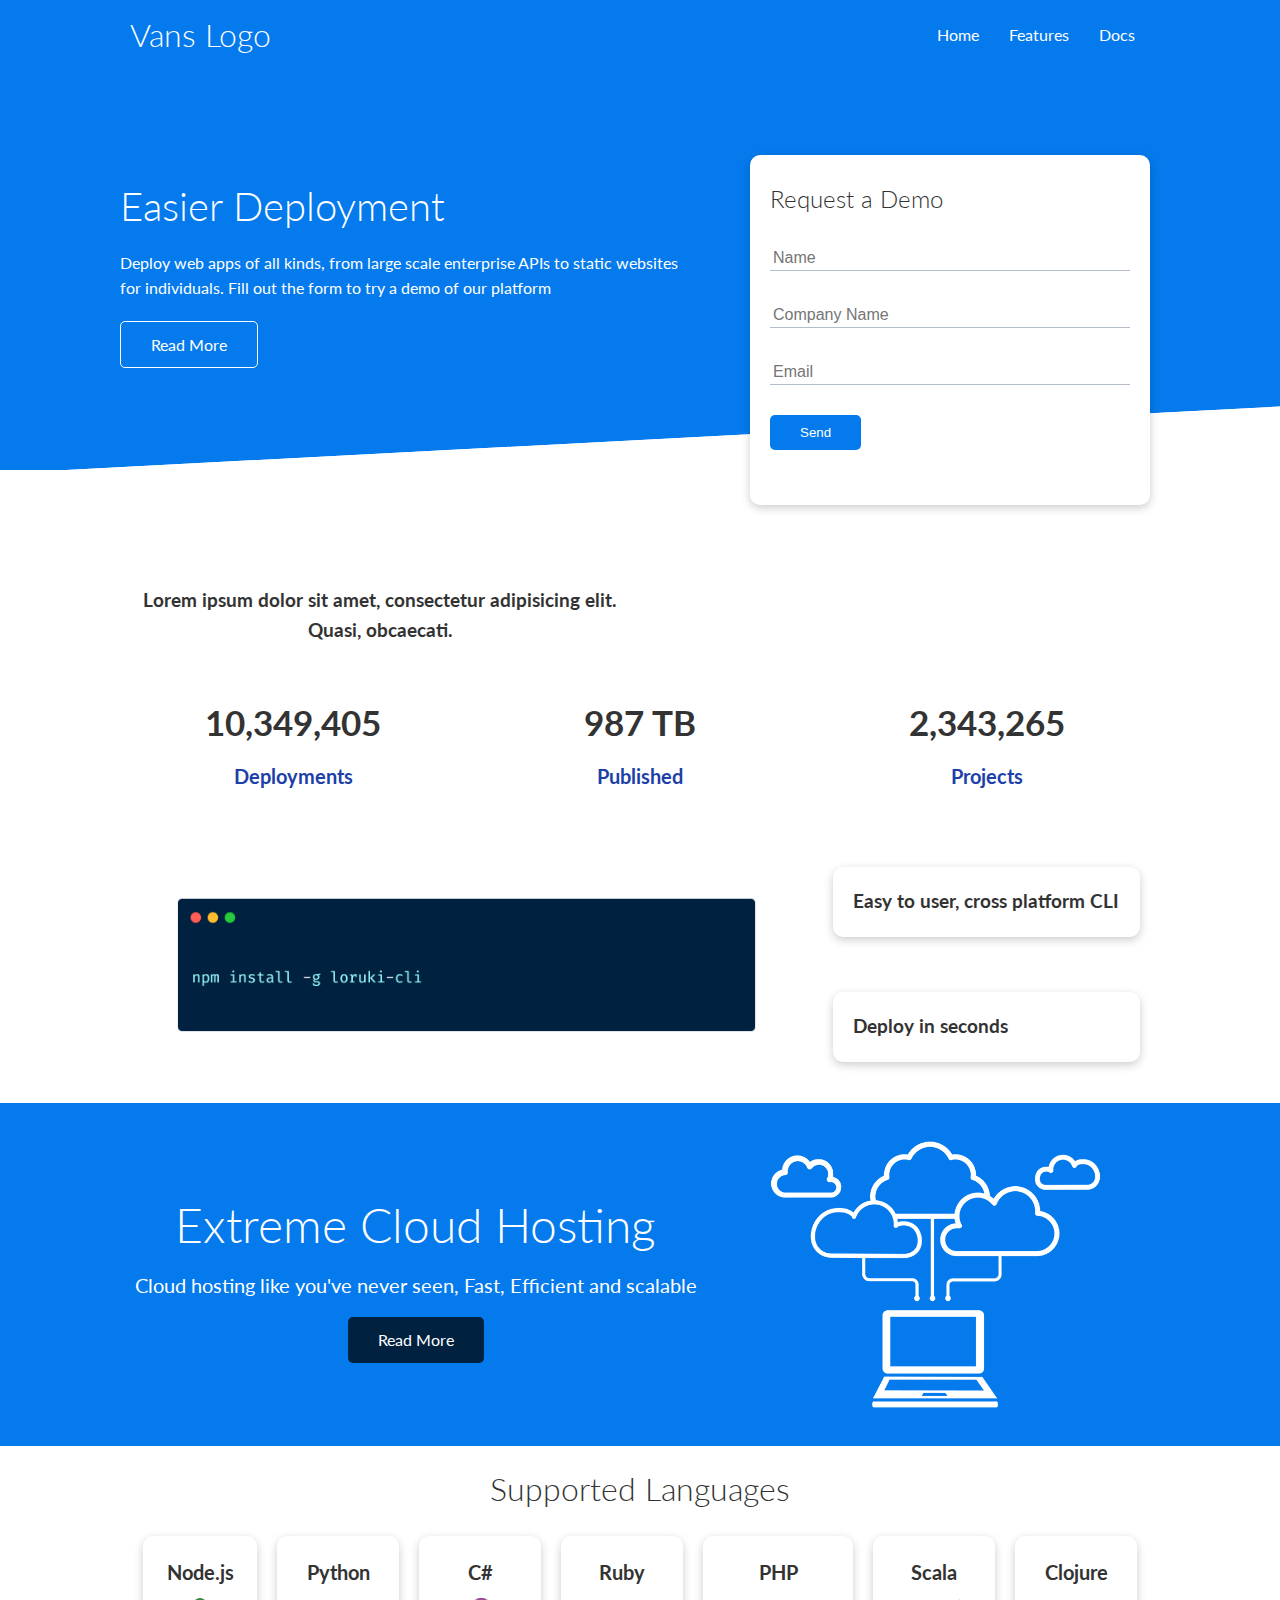
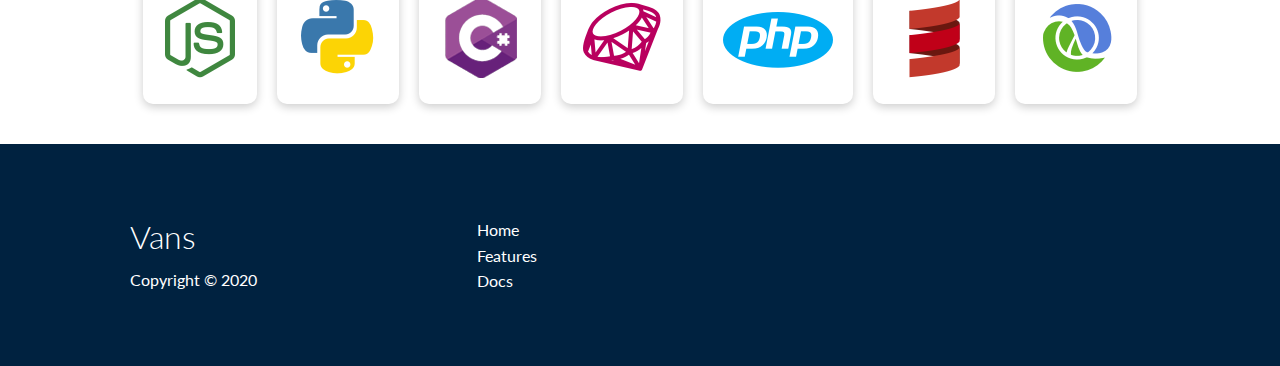
<file: index.html>
<!DOCTYPE html>
<html lang="en">
  <head>
    <meta charset="UTF-8" />
    <meta name="viewport" content="width=device-width, initial-scale=1.0" />
    <meta name="author" content="Prince Kim Emmanuel Sison" />
    <meta name="description" content="Responsive Design" />
    <meta name="keywords" content="HTML, CSS, Responsive Design" />
    <link
      rel="stylesheet"
      href="https://cdnjs.cloudflare.com/ajax/libs/font-awesome/5.15.1/css/all.min.css"
      integrity="sha512-+4zCK9k+qNFUR5X+cKL9EIR+ZOhtIloNl9GIKS57V1MyNsYpYcUrUeQc9vNfzsWfV28IaLL3i96P9sdNyeRssA=="
      crossorigin="anonymous"
    />
    <link rel="stylesheet" href="css/style.css" />
    <link rel="stylesheet" href="css/utilities.css" />
    <title>Vans | Cloud Hosting for Everyone</title>
  </head>
  <body>
    <!-- Navbar -->
    <div class="navbar">
      <div class="container flex">
        <h1 class="logo">Vans Logo</h1>
        <nav>
          <ul>
            <li><a href="index.html">Home</a></li>
            <li><a href="features.html">Features</a></li>
            <li><a href="docs.html">Docs</a></li>
          </ul>
        </nav>
      </div>
    </div>

    <!-- Showcase -->
    <section class="showcase">
      <div class="container grid">
        <div class="showcase-text">
          <h1>Easier Deployment</h1>
          <p>
            Deploy web apps of all kinds, from large scale enterprise APIs to
            static websites for individuals. Fill out the form to try a demo of
            our platform
          </p>
          <a href="features.html" class="btn btn-outline">Read More</a>
        </div>

        <div class="showcase-form card">
          <h2>Request a Demo</h2>
          <form>
            <div class="form-control">
              <input type="text" name="name" placeholder="Name" required />
            </div>
            <div class="form-control">
              <input
                type="text"
                name="company"
                placeholder="Company Name"
                required
              />
            </div>
            <div class="form-control">
              <input type="text" name="email" placeholder="Email" required />
            </div>

            <input type="submit" value="Send" class="btn btn-primary" />
          </form>
        </div>
      </div>
    </section>

    <!-- Stats -->
    <section class="stats">
      <div class="container">
        <h3 class="stats-heading text-center my-1">
          Lorem ipsum dolor sit amet, consectetur adipisicing elit. Quasi,
          obcaecati.
        </h3>

        <div class="grid grid-3 text-center my-4">
          <div>
            <i class="fas fa-server fa-3x"></i>
            <h3>10,349,405</h3>
            <p class="text-secondary">Deployments</p>
          </div>
          <div>
            <i class="fas fa-upload fa-3x"></i>
            <h3>987 TB</h3>
            <p class="text-secondary">Published</p>
          </div>
          <div>
            <i class="fas fa-project-diagram fa-3x"></i>
            <h3>2,343,265</h3>
            <p class="text-secondary">Projects</p>
          </div>
        </div>
      </div>
    </section>

    <!-- CLI -->
    <section class="cli">
      <div class="container grid">
        <img src="images/cli.png" alt="CLI" />
        <div class="card">
          <h3>Easy to user, cross platform CLI</h3>
        </div>
        <div class="card">
          <h3>Deploy in seconds</h3>
        </div>
      </div>
    </section>

    <!-- Cloud -->
    <section class="cloud bg-primary my-2 py-2">
      <div class="container grid">
        <div class="text-center">
          <h2 class="lg">Extreme Cloud Hosting</h2>
          <p class="lead my-1">
            Cloud hosting like you've never seen, Fast, Efficient and scalable
          </p>
          <a href="features.html" class="btn btn-dark">Read More</a>
        </div>
        <img src="images/cloud.png" alt="Cloud" />
      </div>
    </section>

    <!-- Languages -->
    <section class="languages">
      <h2 class="md text-center my2">Supported Languages</h2>
      <div class="container flex">
        <div class="card">
          <h4>Node.js</h4>
          <img src="images/logos/node.png" alt="Node.js" />
        </div>
        <div class="card">
          <h4>Python</h4>
          <img src="images/logos/python.png" alt="Python" />
        </div>
        <div class="card">
          <h4>C#</h4>
          <img src="images/logos/csharp.png" alt="C#" />
        </div>
        <div class="card">
          <h4>Ruby</h4>
          <img src="images/logos/ruby.png" alt="Ruby" />
        </div>
        <div class="card">
          <h4>PHP</h4>
          <img src="images/logos/php.png" alt="PHP" />
        </div>
        <div class="card">
          <h4>Scala</h4>
          <img src="images/logos/scala.png" alt="Scala" />
        </div>
        <div class="card">
          <h4>Clojure</h4>
          <img src="images/logos/clojure.png" alt="Clojure" />
        </div>
      </div>
    </section>

    <!-- Footer -->
    <footer class="footer bg-dark py-5">
      <div class="container grid grid-3">
        <div>
          <h1>Vans</h1>
          <p>Copyright &copy; 2020</p>
        </div>

        <nav>
          <ul>
            <li><a href="index.html">Home</a></li>
            <li><a href="features.html">Features</a></li>
            <li><a href="docs.html">Docs</a></li>
          </ul>
        </nav>
        <div class="social">
          <a href="#"><i class="fab fa-github fa-2x"></i></a>
          <a href="#"><i class="fab fa-facebook fa-2x"></i></a>
          <a href="#"><i class="fab fa-instagram fa-2x"></i></a>
          <a href="#"><i class="fab fa-twitter fa-2x"></i></a>
        </div>
      </div>
    </footer>
  </body>
</html>
</file>
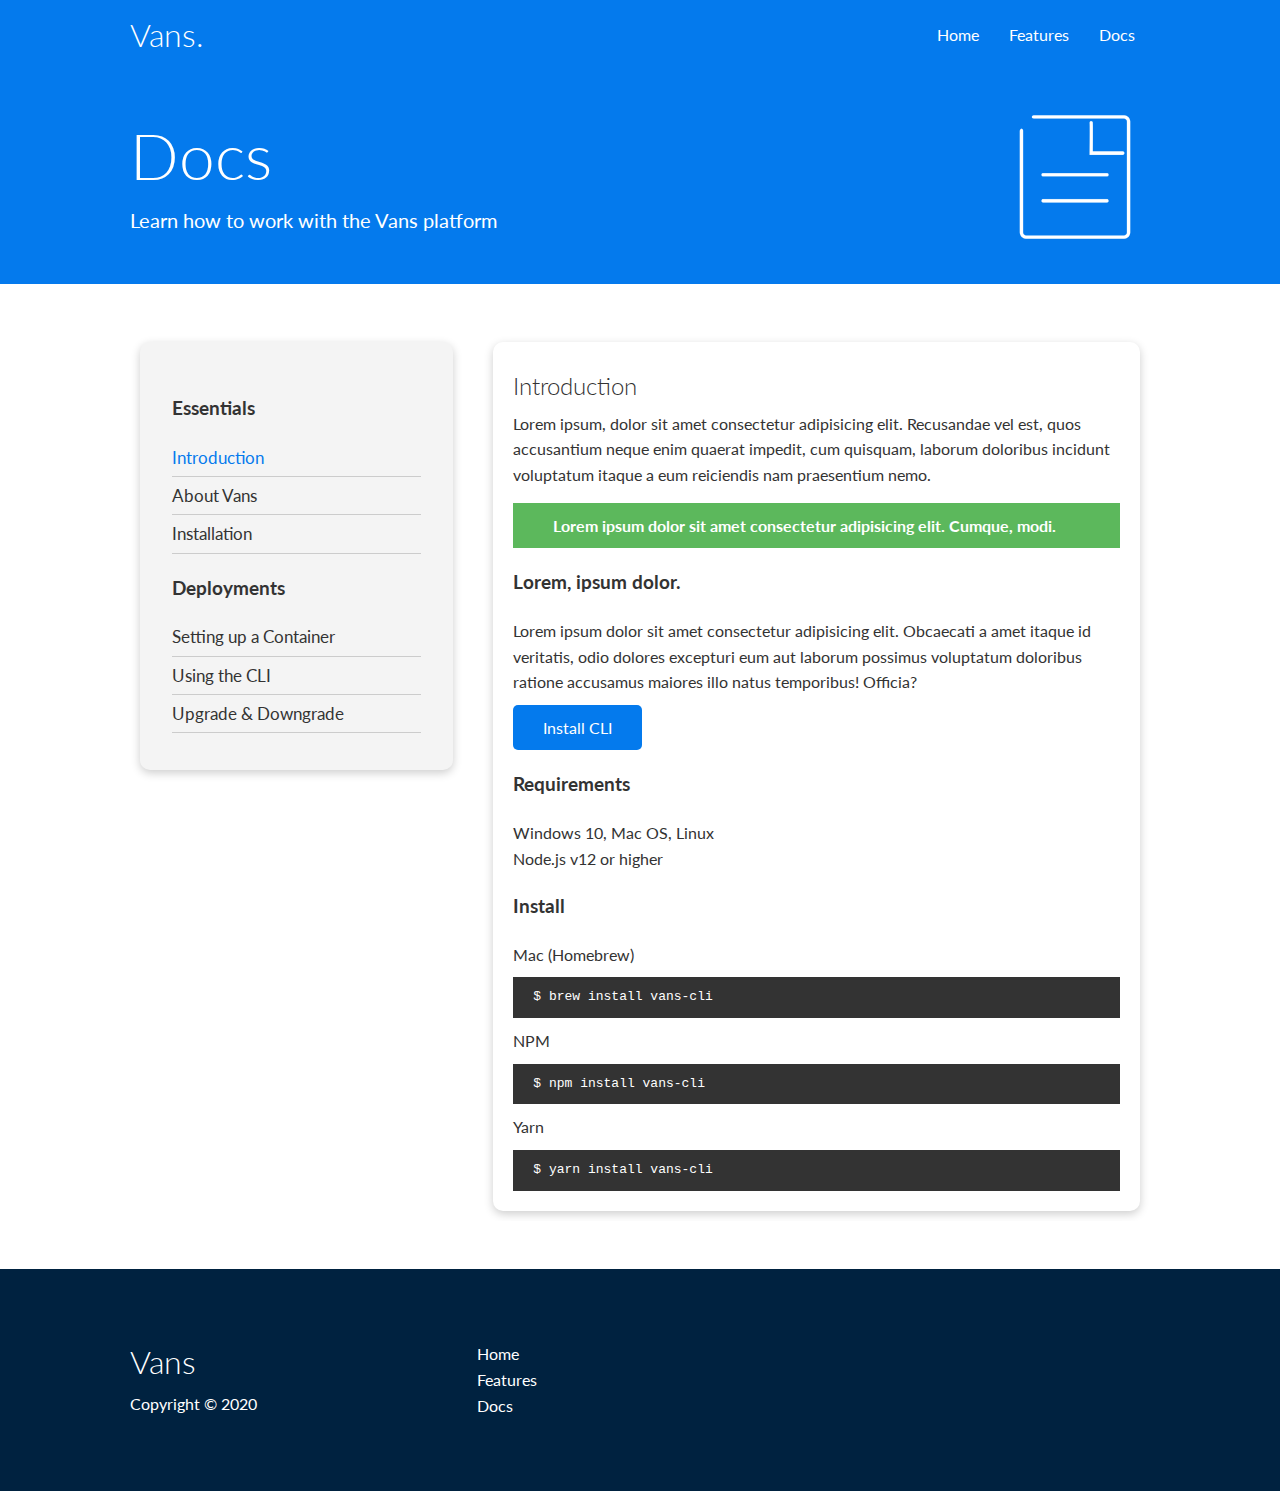
<file: docs.html>
<!DOCTYPE html>
<html lang="en">
  <head>
    <meta charset="UTF-8" />
    <meta name="viewport" content="width=device-width, initial-scale=1.0" />
    <link
      rel="stylesheet"
      href="https://cdnjs.cloudflare.com/ajax/libs/font-awesome/5.15.1/css/all.min.css"
      integrity="sha512-+4zCK9k+qNFUR5X+cKL9EIR+ZOhtIloNl9GIKS57V1MyNsYpYcUrUeQc9vNfzsWfV28IaLL3i96P9sdNyeRssA=="
      crossorigin="anonymous"
    />
    <link rel="stylesheet" href="css/style.css" />
    <link rel="stylesheet" href="css/utilities.css" />
    <title>Vans | Cloud Hosting for Everyone</title>
  </head>
  <body>
    <!-- Navbar -->
    <div class="navbar">
      <div class="container flex">
        <h1 class="logo">Vans.</h1>
        <nav>
          <ul>
            <li><a href="index.html">Home</a></li>
            <li><a href="features.html">Features</a></li>
            <li><a href="docs.html">Docs</a></li>
          </ul>
        </nav>
      </div>
    </div>

    <!-- Head -->
    <section class="docs-head bg-primary py-3">
      <div class="container grid">
        <div>
          <h1 class="xl">Docs</h1>
          <p class="lead">Learn how to work with the Vans platform</p>
        </div>

        <img src="images/docs.png" alt="Server" />
      </div>
    </section>

    <!-- Docs Main -->
    <section class="docs-main my-4">
      <div class="container grid">
        <div class="card bg-light p-3">
          <h3 class="my-2">Essentials</h3>
          <nav>
            <ul>
              <li><a class="text-primary" href="#">Introduction</a></li>
              <li><a href="#">About Vans</a></li>
              <li><a href="#">Installation</a></li>
            </ul>
          </nav>

          <h3 class="my-2">Deployments</h3>
          <nav>
            <ul>
              <li><a href="#">Setting up a Container</a></li>
              <li><a href="#">Using the CLI</a></li>
              <li><a href="#">Upgrade & Downgrade</a></li>
            </ul>
          </nav>
        </div>

        <div class="card">
          <h2>Introduction</h2>
          <p>
            Lorem ipsum, dolor sit amet consectetur adipisicing elit. Recusandae
            vel est, quos accusantium neque enim quaerat impedit, cum quisquam,
            laborum doloribus incidunt voluptatum itaque a eum reiciendis nam
            praesentium nemo.
          </p>
          <div class="alert alert-success">
            <i class="fas fa-info"></i>Lorem ipsum dolor sit amet consectetur
            adipisicing elit. Cumque, modi.
          </div>

          <h3>Lorem, ipsum dolor.</h3>
          <p>
            Lorem ipsum dolor sit amet consectetur adipisicing elit. Obcaecati a
            amet itaque id veritatis, odio dolores excepturi eum aut laborum
            possimus voluptatum doloribus ratione accusamus maiores illo natus
            temporibus! Officia?
          </p>
          <a href="#" class="btn btn-primary">Install CLI</a>

          <h3>Requirements</h3>
          <ul>
            <li>Windows 10, Mac OS, Linux</li>
            <li>Node.js v12 or higher</li>
          </ul>

          <h3>Install</h3>
          <p>Mac (Homebrew)</p>
          <pre><code>$ brew install vans-cli</code></pre>
          <p>NPM</p>
          <pre><code>$ npm install vans-cli</code></pre>
          <p>Yarn</p>
          <pre><code>$ yarn install vans-cli</code></pre>
        </div>
      </div>
    </section>

    <!-- Footer -->
    <footer class="footer bg-dark py-5">
      <div class="container grid grid-3">
        <div>
          <h1>Vans</h1>
          <p>Copyright &copy; 2020</p>
        </div>

        <nav>
          <ul>
            <li><a href="index.html">Home</a></li>
            <li><a href="features.html">Features</a></li>
            <li><a href="docs.html">Docs</a></li>
          </ul>
        </nav>
        <div class="social">
          <a href="#"><i class="fab fa-github fa-2x"></i></a>
          <a href="#"><i class="fab fa-facebook fa-2x"></i></a>
          <a href="#"><i class="fab fa-instagram fa-2x"></i></a>
          <a href="#"><i class="fab fa-twitter fa-2x"></i></a>
        </div>
      </div>
    </footer>
  </body>
</html>
</file>
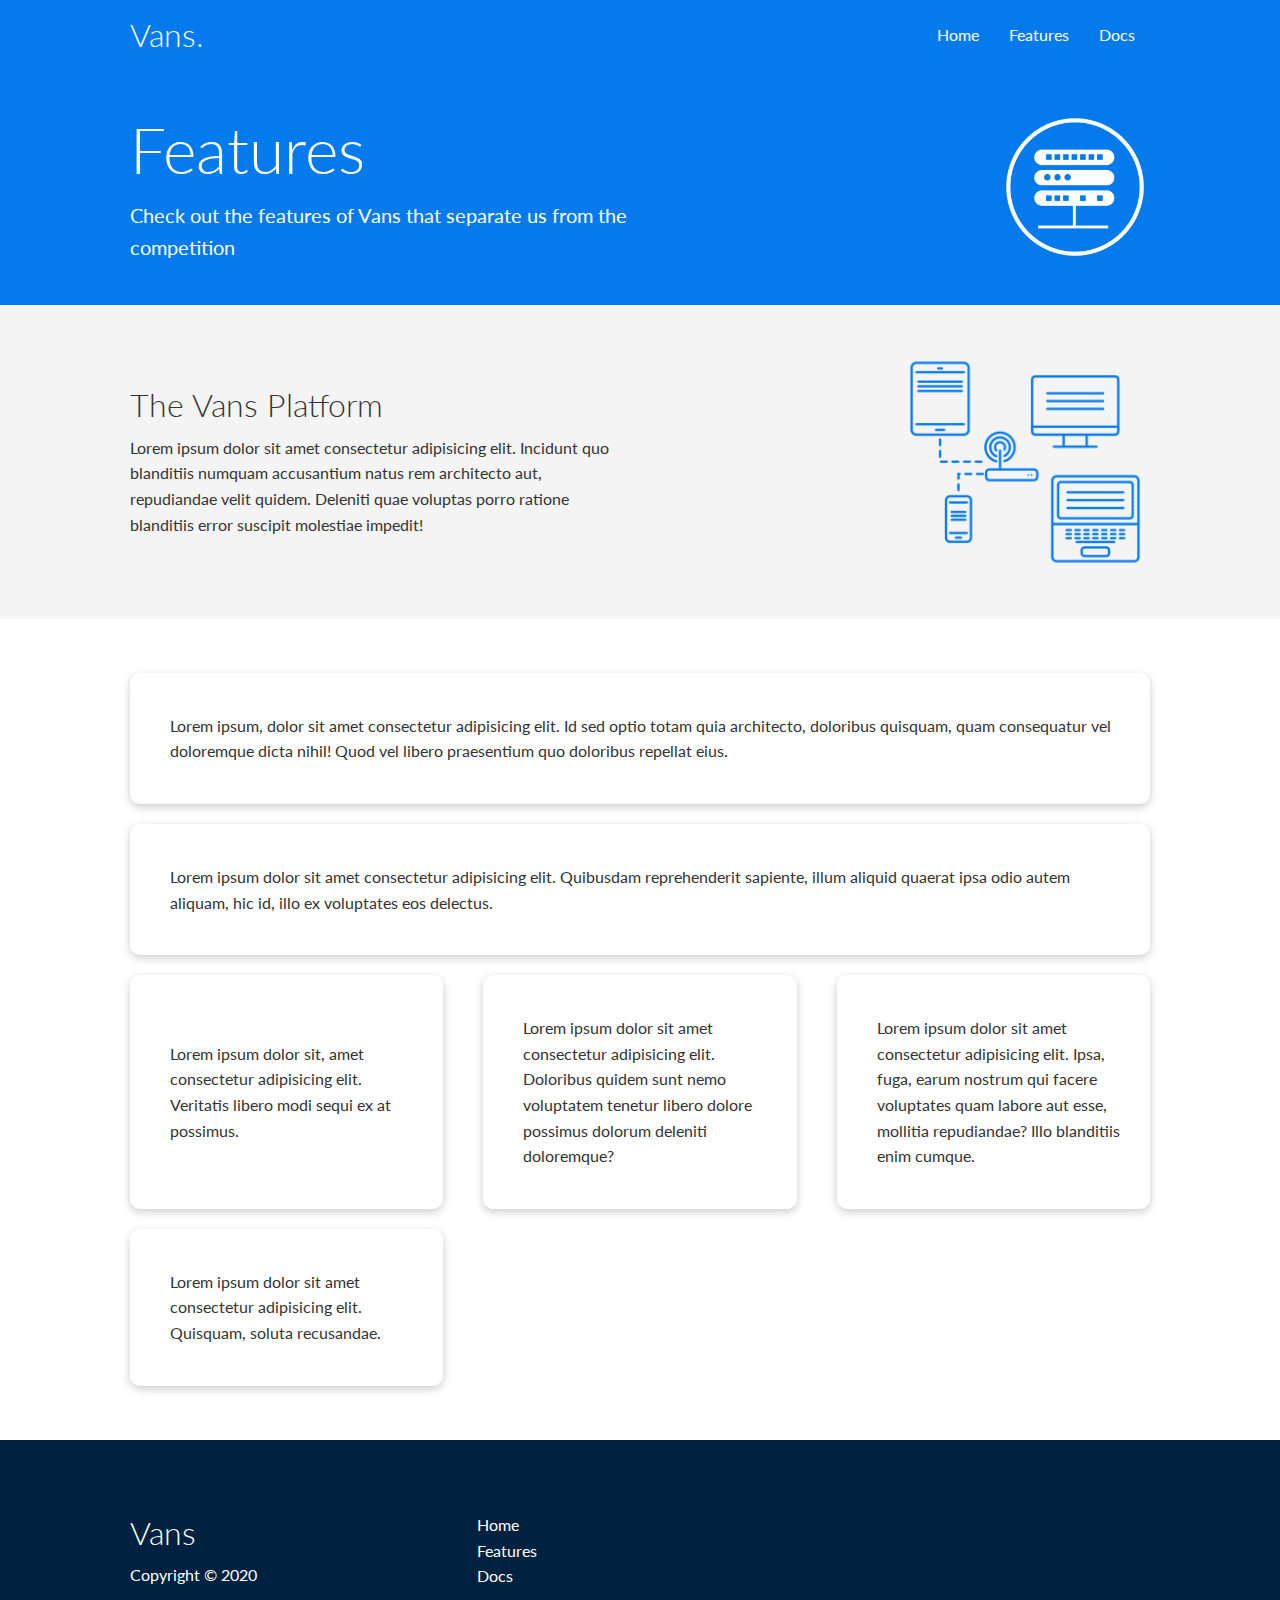
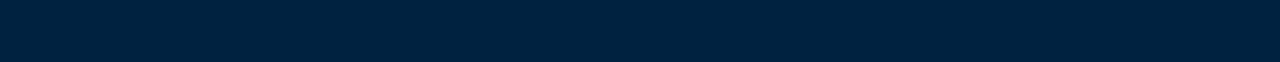
<file: features.html>
<!DOCTYPE html>
<html lang="en">
  <head>
    <meta charset="UTF-8" />
    <meta name="viewport" content="width=device-width, initial-scale=1.0" />
    <link
      rel="stylesheet"
      href="https://cdnjs.cloudflare.com/ajax/libs/font-awesome/5.15.1/css/all.min.css"
      integrity="sha512-+4zCK9k+qNFUR5X+cKL9EIR+ZOhtIloNl9GIKS57V1MyNsYpYcUrUeQc9vNfzsWfV28IaLL3i96P9sdNyeRssA=="
      crossorigin="anonymous"
    />
    <link rel="stylesheet" href="css/style.css" />
    <link rel="stylesheet" href="css/utilities.css" />
    <title>Vans | Cloud Hosting for Everyone</title>
  </head>
  <body>
    <!-- Navbar -->
    <div class="navbar">
      <div class="container flex">
        <h1 class="logo">Vans.</h1>
        <nav>
          <ul>
            <li><a href="index.html">Home</a></li>
            <li><a href="features.html">Features</a></li>
            <li><a href="docs.html">Docs</a></li>
          </ul>
        </nav>
      </div>
    </div>

    <!-- Head -->
    <section class="features-head bg-primary py-3">
      <div class="container grid">
        <div>
          <h1 class="xl">Features</h1>
          <p class="lead">
            Check out the features of Vans that separate us from the competition
          </p>
        </div>

        <img src="images/server.png" alt="Server" />
      </div>
    </section>

    <!-- Sub Head -->
    <section class="features-sub-head bg-light py-3">
      <div class="container grid">
        <div>
          <h1 class="md">The Vans Platform</h1>
          <p>
            Lorem ipsum dolor sit amet consectetur adipisicing elit. Incidunt
            quo blanditiis numquam accusantium natus rem architecto aut,
            repudiandae velit quidem. Deleniti quae voluptas porro ratione
            blanditiis error suscipit molestiae impedit!
          </p>
        </div>

        <img src="images/server2.png" alt="Server" />
      </div>
    </section>

    <!--  -->
    <section class="features-main my-2">
      <div class="container grid grid-3">
        <div class="card flex">
          <i class="fas fa-server fa-3x"></i>
          <p>
            Lorem ipsum, dolor sit amet consectetur adipisicing elit. Id sed
            optio totam quia architecto, doloribus quisquam, quam consequatur
            vel doloremque dicta nihil! Quod vel libero praesentium quo
            doloribus repellat eius.
          </p>
        </div>
        <div class="card flex">
          <i class="fas fa-database fa-3x"></i>
          <p>
            Lorem ipsum dolor sit amet consectetur adipisicing elit. Quibusdam
            reprehenderit sapiente, illum aliquid quaerat ipsa odio autem
            aliquam, hic id, illo ex voluptates eos delectus.
          </p>
        </div>
        <div class="card flex">
          <i class="fas fa-power-off fa-3x"></i>
          <p>
            Lorem ipsum dolor sit, amet consectetur adipisicing elit. Veritatis
            libero modi sequi ex at possimus.
          </p>
        </div>
        <div class="card flex">
          <i class="fas fa-upload fa-3x"></i>
          <p>
            Lorem ipsum dolor sit amet consectetur adipisicing elit. Doloribus
            quidem sunt nemo voluptatem tenetur libero dolore possimus dolorum
            deleniti doloremque?
          </p>
        </div>
        <div class="card flex">
          <i class="fas fa-project-diagram fa-3x"></i>
          <p>
            Lorem ipsum dolor sit amet consectetur adipisicing elit. Ipsa, fuga,
            earum nostrum qui facere voluptates quam labore aut esse, mollitia
            repudiandae? Illo blanditiis enim cumque.
          </p>
        </div>
        <div class="card flex">
          <i class="fas fa-server fa-3x"></i>
          <p>
            Lorem ipsum dolor sit amet consectetur adipisicing elit. Quisquam,
            soluta recusandae.
          </p>
        </div>
      </div>
    </section>

    <!-- Footer -->
    <footer class="footer bg-dark py-5">
      <div class="container grid grid-3">
        <div>
          <h1>Vans</h1>
          <p>Copyright &copy; 2020</p>
        </div>

        <nav>
          <ul>
            <li><a href="index.html">Home</a></li>
            <li><a href="features.html">Features</a></li>
            <li><a href="docs.html">Docs</a></li>
          </ul>
        </nav>
        <div class="social">
          <a href="#"><i class="fab fa-github fa-2x"></i></a>
          <a href="#"><i class="fab fa-facebook fa-2x"></i></a>
          <a href="#"><i class="fab fa-instagram fa-2x"></i></a>
          <a href="#"><i class="fab fa-twitter fa-2x"></i></a>
        </div>
      </div>
    </footer>
  </body>
</html>
</file>
<file: css/style.css>
@import url("https://fonts.googleapis.com/css2?family=Lato:wght@300&display=swap");

:root {
  --primary-color: #047aed;
  --secondary-color: #1c3fa8;
  --dark-color: #002240;
  --light-color: #f4f4f4;
  --success-color: #5cb85c;
  --error-color: #d9534f;
}

* {
  box-sizing: border-box;
  padding: 0;
  margin: 0;
}

body {
  font-family: "Lato", sans-serif;
  color: #333;
  line-height: 1.6;
}

ul {
  list-style: none;
}

a {
  text-decoration: none;
  color: #333;
}

h1,
h2 {
  font-weight: 300;
  line-height: 1.2;
  margin: 10px 0;
}

p {
  margin: 10px 0;
}

img {
  width: 100%;
}

code,
pre {
  background: #333;
  color: #fff;
  padding: 10px;
}

/* Navbar */
.navbar {
  background-color: var(--primary-color);
  color: #fff;
  height: 70px;
}

.navbar ul {
  display: flex;
}

.navbar a {
  color: #fff;
  padding: 10px;
  margin: 0 5px;
}

.navbar a:hover {
  border-bottom: 2px #fff solid;
}

.navbar .flex {
  justify-content: space-between;
}

/* Showcase */
.showcase {
  height: 400px;
  background-color: var(--primary-color);
  color: #fff;
  position: relative;
}

.showcase h1 {
  font-size: 40px;
}

.showcase p {
  margin: 20px 0;
}

.showcase .grid {
  overflow: visible;
  grid-template-columns: 55% 45%;
  gap: 20px;
}

.showcase-form {
  position: relative;
  top: 60px;
  height: 350px;
  width: 400px;
  padding: 40px;
  z-index: 100;
  justify-self: flex-end;
}

.showcase-form .form-control {
  margin: 30px 0;
}

.showcase-form input[type="text"],
.showcase-form input[type="email"] {
  border: 0;
  border-bottom: 1px solid #b4becb;
  width: 100%;
  padding: 3px;
  font-size: 16px;
}

.showcase input:focus {
  outline: none;
}

.showcase::before,
.showcase::after {
  content: "";
  position: absolute;
  height: 100px;
  bottom: -70px;
  right: 0;
  left: 0;
  background: #fff;
  transform: skewY(-3deg);
  -webkit-transform: skewY(-3deg);
  -moz-transform: skewY(-3deg);
  -ms-transform: skewY(-3deg);
}

/* Stats */
.stats {
  padding-top: 100px;
}

.stats-heading {
  max-width: 500px;
  margin: auto;
}

.stats .grid h3 {
  font-size: 35px;
}

.stats .grid p {
  font-size: 20px;
  font-weight: bold;
}

/* CLI */
.cli .grid {
  grid-template-columns: repeat(3, 1fr);
  grid-template-rows: repeat(2, 1fr);
}

.cli .grid > *:first-child {
  grid-column: 1 / span 2;
  grid-row: 1 / span 2;
}

/* Cloud */
.cloud .grid {
  grid-template-columns: 4fr 3fr;
}

/* Languages */
.languages .flex {
  flex-wrap: wrap;
}

.languages .card {
  text-align: center;
  margin: 18px 10px 40px;
  transition: transform 0.2s ease-in;
}

.languages .card h4 {
  font-size: 20px;
  margin-bottom: 10px;
}

.languages .card:hover {
  transform: translateY(-15px);
}

/* Features */
.features-head img,
.docs-head img {
  width: 150px;
  justify-self: flex-end;
}

.features-sub-head img {
  width: 250px;
  justify-self: flex-end;
}

.features-main .card > i {
  margin-right: 20px;
}

.features-main .grid {
  padding: 30px;
}

.features-main .grid > *:first-child {
  grid-column: 1 / span 3;
}

.features-main .grid > *:nth-child(2) {
  grid-column: 1 / span 3;
}

/* Docs */
.docs-main h3 {
  margin: 20px 0;
}

.docs-main .grid {
  grid-template-columns: 1fr 2fr;
  align-items: flex-start;
}

.docs-main nav li {
  font-size: 17px;
  padding-bottom: 5px;
  margin-bottom: 5px;
  border-bottom: 1px #ccc solid;
}

.docs-main a:hover {
  font-weight: bold;
}

/* Footer */
.footer .social a {
  margin: 0 10px;
}

/* Tablets and Under */
@media (max-width: 768px) {
  .grid,
  .showcase .grid,
  .stats .grid,
  .cli .grid,
  .cloud .grid,
  .features-main .grid,
  .docs-main .grid {
    grid-template-columns: 1fr;
    grid-template-rows: 1fr;
  }

  .showcase {
    height: auto;
  }

  .showcase-text {
    text-align: center;
    margin-top: 40px;
  }

  .showcase-form {
    justify-self: center;
    margin: auto;
  }

  .cli .grid > *:first-child {
    grid-column: 1;
    grid-row: 1;
  }

  .features-head img,
  .features-sub-head img,
  .docs-head img {
    justify-self: center;
  }

  .features-main .grid > *:first-child,
  .features-main .grid > *:nth-child(2) {
    grid-column: 1;
  }
}

/* Mobile */
@media (max-width: 500px) {
  .navbar {
    height: 110px;
  }

  .navbar .flex {
    flex-direction: column;
  }

  .navbar ul {
    padding: 10px;
    background-color: rgba(0, 0, 0, 0.1);
  }
}
</file>
<file: css/utilities.css>
.container {
  max-width: 1100px;
  margin: 0 auto;
  overflow: auto;
  padding: 0 40px;
}

.card {
  background-color: #fff;
  color: #333;
  border-radius: 10px;
  box-shadow: 0 3px 10px rgba(0, 0, 0, 0.2);
  padding: 20px;
  margin: 10px;
}

.btn {
  display: inline-block;
  padding: 10px 30px;
  cursor: pointer;
  background-color: var(--primary-color);
  color: #fff;
  border: none;
  border-radius: 5px;
}

.btn-outline {
  background-color: transparent;
  border: 1px #fff solid;
}

.btn:hover {
  transform: scale(0.98);
}

/* Backgrounds & Colored Buttons */
.bg-primary,
.btn-primary {
  background-color: var(--primary-color);
  color: #fff;
}

.bg-secondary,
.btn-secondary {
  background-color: var(--secondary-color);
  color: #fff;
}

.bg-dark,
.btn-dark {
  background-color: var(--dark-color);
  color: #fff;
}

.bg-light,
.btn-light {
  background-color: var(--light-color);
  color: #333;
}

.bg-primary a,
.btn-primary a,
.bg-secondary a,
.btn-secondary a,
.bg-dark a,
.btn-dark a {
  color: #fff;
}

/* Text Colors */
.text-primary {
  color: var(--primary-color);
}

.text-secondary {
  color: var(--secondary-color);
}

.text-dark {
  color: var(--dark-color);
}

.text-light {
  color: var(--light-color);
}

/* Text Sizes */
.lead {
  font-size: 20px;
}

.sm {
  font-size: 1re;
}

.md {
  font-size: 2rem;
}

.lg {
  font-size: 3rem;
}

.xl {
  font-size: 4rem;
}

.text-center {
  text-align: center;
}

/* Alert */
.alert {
  background-color: var(--light-color);
  padding: 10px 20px;
  font-weight: bold;
  margin: 15px 0;
}

.alert i {
  margin-right: 20px;
}

.alert-success {
  background-color: var(--success-color);
  color: #fff;
}

.alert-error {
  background-color: var(--error-color);
  color: #fff;
}

.flex {
  display: flex;
  justify-content: center;
  align-items: center;
  height: 100%;
}

.grid {
  display: grid;
  grid-template-columns: repeat(2, 1fr);
  gap: 20px;
  justify-content: center;
  align-items: center;
  height: 100%;
}

.grid-3 {
  grid-template-columns: repeat(3, 1fr);
}

/* Margin */
.my-1 {
  margin: 1rem 0;
}

.my-2 {
  margin: 1.5rem 0;
}

.my-3 {
  margin: 2rem 0;
}

.my-4 {
  margin: 3rem 0;
}

.my-5 {
  margin: 4rem 0;
}

.m-1 {
  margin: 1rem;
}

.m-2 {
  margin: 1.5rem;
}

.m-3 {
  margin: 2rem;
}

.m-4 {
  margin: 3rem;
}

.m-5 {
  margin: 4rem;
}

/* Padding */
.py-1 {
  padding: 1rem 0;
}

.py-2 {
  padding: 1.5rem 0;
}

.py-3 {
  padding: 2rem 0;
}

.py-4 {
  padding: 3rem 0;
}

.py-5 {
  padding: 4rem 0;
}

.p-1 {
  padding: 1rem;
}

.p-2 {
  padding: 1.5rem;
}

.p-3 {
  padding: 2rem;
}

.p-4 {
  padding: 3rem;
}

.p-5 {
  padding: 4rem;
}
</file>
